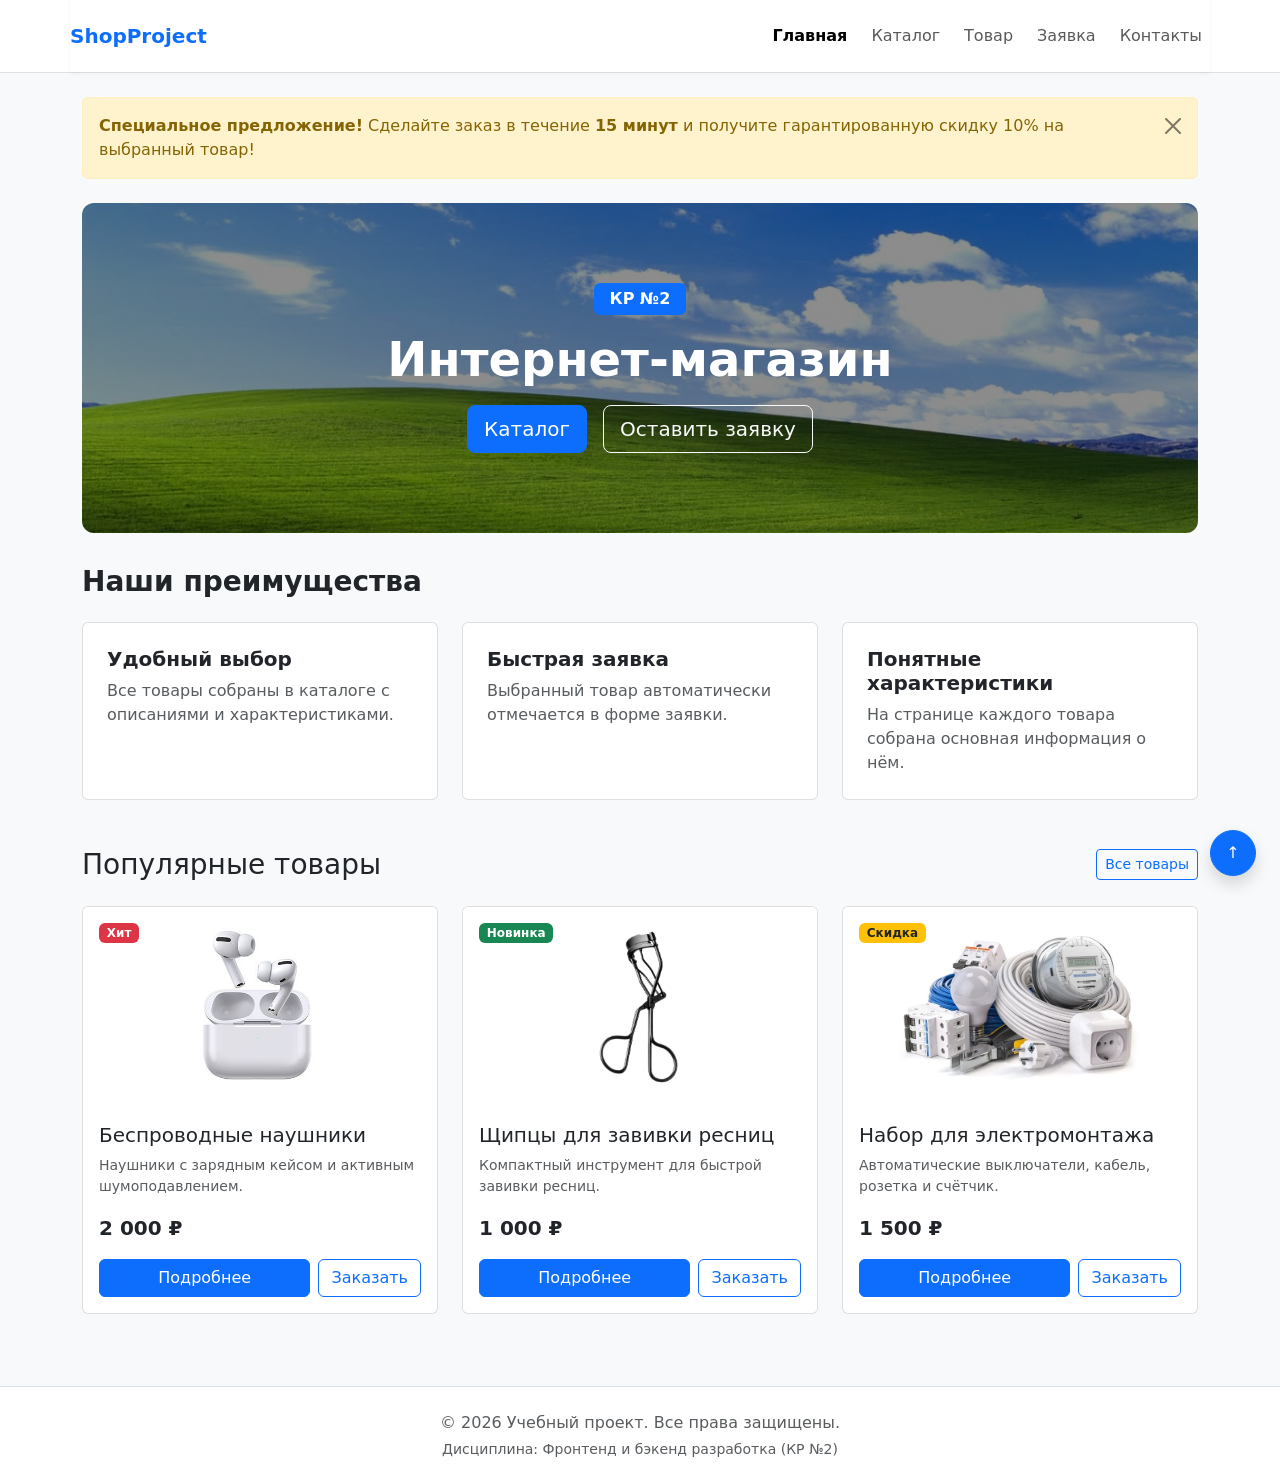
<file: index.html>
<!DOCTYPE html>
<html lang="ru">

<head>
    <meta charset="UTF-8">
    <meta name="viewport" content="width=device-width, initial-scale=1.0">
    <meta name="description" content="Интернет-магазин на Bootstrap 5 (КР №2).">
    <title>Главная — Интернет-магазин (КР №2)</title>
    <link href="https://cdn.jsdelivr.net/npm/bootstrap@5.3.3/dist/css/bootstrap.min.css" rel="stylesheet">
    <link rel="stylesheet" href="css/custom.css">
</head>

<body>

    <header class="sticky-top bg-white border-bottom">
        <nav class="navbar navbar-expand-lg navbar-light container py-3">
            <a class="navbar-brand fw-bold text-primary" href="index.html">ShopProject</a>
            <button class="navbar-toggler" type="button" data-bs-toggle="collapse" data-bs-target="#navbarNav"
                aria-controls="navbarNav" aria-expanded="false" aria-label="Переключить навигацию">
                <span class="navbar-toggler-icon"></span>
            </button>
            <div class="collapse navbar-collapse justify-content-end" id="navbarNav">
                <ul class="navbar-nav gap-2">
                    <li class="nav-item"><a class="nav-link active fw-semibold" aria-current="page"
                            href="index.html">Главная</a></li>
                    <li class="nav-item"><a class="nav-link" href="catalog.html">Каталог</a></li>
                    <li class="nav-item"><a class="nav-link" href="product.html?id=1">Товар</a></li>
                    <li class="nav-item"><a class="nav-link" href="order.html">Заявка</a></li>
                    <li class="nav-item"><a class="nav-link" href="contacts.html">Контакты</a></li>
                </ul>
            </div>
        </nav>
    </header>

    <main class="container my-4">
        <!-- Компонент alert с информацией об акции -->
        <div class="alert alert-warning alert-dismissible fade show mb-4" role="alert"
            style="background-color: #fff3cd; border-color: #ffeeba; color: #856404;">
            <strong>Специальное предложение!</strong> Сделайте заказ в течение <strong>15 минут</strong> и получите
            гарантированную скидку 10% на выбранный товар!
            <button type="button" class="btn-close" data-bs-dismiss="alert" aria-label="Закрыть"></button>
        </div>

        <section class="hero-section text-center text-lg-start">
            <div class="row align-items-center">
                <div class="col-lg-8 mx-auto text-center">
                    <span class="badge bg-primary mb-3 px-3 py-2 fs-6">КР №2</span>
                    <h1 class="display-5 fw-bold text-white mb-3">Интернет-магазин</h1>
                    <div class="d-flex justify-content-center gap-3">
                        <a href="catalog.html" class="btn btn-primary btn-lg">Каталог</a>
                        <a href="order.html" class="btn btn-outline-light btn-lg">Оставить заявку</a>
                    </div>
                </div>
            </div>
        </section>

        <section class="mb-5" aria-labelledby="benefits-title">
            <h2 id="benefits-title" class="h3 fw-bold mb-4">Наши преимущества</h2>
            <div class="row g-4">
                <div class="col-12 col-md-6 col-lg-4">
                    <div class="card h-100 p-4">
                        <h3 class="h5 fw-bold">Удобный выбор</h3>
                        <p class="text-muted mb-0">Все товары собраны в каталоге с описаниями и характеристиками.</p>
                    </div>
                </div>
                <div class="col-12 col-md-6 col-lg-4">
                    <div class="card h-100 p-4">
                        <h3 class="h5 fw-bold">Быстрая заявка</h3>
                        <p class="text-muted mb-0">Выбранный товар автоматически отмечается в форме заявки.</p>
                    </div>
                </div>
                <div class="col-12 col-md-6 col-lg-4">
                    <div class="card h-100 p-4">
                        <h3 class="h5 fw-bold">Понятные характеристики</h3>
                        <p class="text-muted mb-0">На странице каждого товара собрана основная информация о нём.</p>
                    </div>
                </div>
            </div>
        </section>

        <section class="mb-5 mt-4">
            <div class="d-flex justify-content-between align-items-center mb-4">
                <h2 class="h3 mb-0">Популярные товары</h2>
                <a href="catalog.html" class="btn btn-sm btn-outline-primary">Все товары</a>
            </div>
            <div class="row g-4">
                <div class="col-12 col-md-6 col-lg-4">
                    <div class="card h-100">
                        <span class="position-absolute top-0 start-0 m-3 badge bg-danger">Хит</span>
                        <img src="images/product-1.jpg" class="card-img-top" alt="Беспроводные наушники">
                        <div class="card-body d-flex flex-column">
                            <h3 class="h5 card-title">Беспроводные наушники</h3>
                            <p class="card-text text-muted small">Наушники с зарядным кейсом и активным шумоподавлением.
                            </p>
                            <div class="mt-auto">
                                <p class="fw-bold fs-5 text-dark mb-3">2 000 ₽</p>
                                <div class="d-flex gap-2">
                                    <a href="product.html?id=1" class="btn btn-primary flex-grow-1">Подробнее</a>
                                    <a href="order.html?product=1" class="btn btn-outline-primary">Заказать</a>
                                </div>
                            </div>
                        </div>
                    </div>
                </div>

                <div class="col-12 col-md-6 col-lg-4">
                    <div class="card h-100">
                        <span class="position-absolute top-0 start-0 m-3 badge bg-success">Новинка</span>
                        <img src="images/product-2.jpg" class="card-img-top" alt="Щипцы для завивки ресниц">
                        <div class="card-body d-flex flex-column">
                            <h3 class="h5 card-title">Щипцы для завивки ресниц</h3>
                            <p class="card-text text-muted small">Компактный инструмент для быстрой завивки ресниц.</p>
                            <div class="mt-auto">
                                <p class="fw-bold fs-5 text-dark mb-3">1 000 ₽</p>
                                <div class="d-flex gap-2">
                                    <a href="product.html?id=2" class="btn btn-primary flex-grow-1">Подробнее</a>
                                    <a href="order.html?product=2" class="btn btn-outline-primary">Заказать</a>
                                </div>
                            </div>
                        </div>
                    </div>
                </div>

                <div class="col-12 col-md-6 col-lg-4">
                    <div class="card h-100">
                        <span class="position-absolute top-0 start-0 m-3 badge bg-warning text-dark">Скидка</span>
                        <img src="images/product-3.jpg" class="card-img-top" alt="Набор для электромонтажа">
                        <div class="card-body d-flex flex-column">
                            <h3 class="h5 card-title">Набор для электромонтажа</h3>
                            <p class="card-text text-muted small">Автоматические выключатели, кабель, розетка и счётчик.
                            </p>
                            <div class="mt-auto">
                                <p class="fw-bold fs-5 text-dark mb-3">1 500 ₽</p>
                                <div class="d-flex gap-2">
                                    <a href="product.html?id=3" class="btn btn-primary flex-grow-1">Подробнее</a>
                                    <a href="order.html?product=3" class="btn btn-outline-primary">Заказать</a>
                                </div>
                            </div>
                        </div>
                    </div>
                </div>
            </div>
        </section>
    </main>

    <footer class="py-4 text-center text-muted">
        <div class="container">
            <p class="mb-1">&copy; 2026 Учебный проект. Все права защищены.</p>
            <p class="mb-0 small">Дисциплина: Фронтенд и бэкенд разработка (КР №2)</p>
        </div>
    </footer>

    <a href="#" class="to-top btn btn-primary position-fixed bottom-0 end-0 m-4 rounded-circle shadow"
        style="width: 46px; height: 46px; display: flex; align-items: center; justify-content: center; z-index: 1000;"
        aria-label="Наверх">↑</a>

    <script src="https://cdn.jsdelivr.net/npm/bootstrap@5.3.3/dist/js/bootstrap.bundle.min.js"></script>
</body>

</html>
</file>
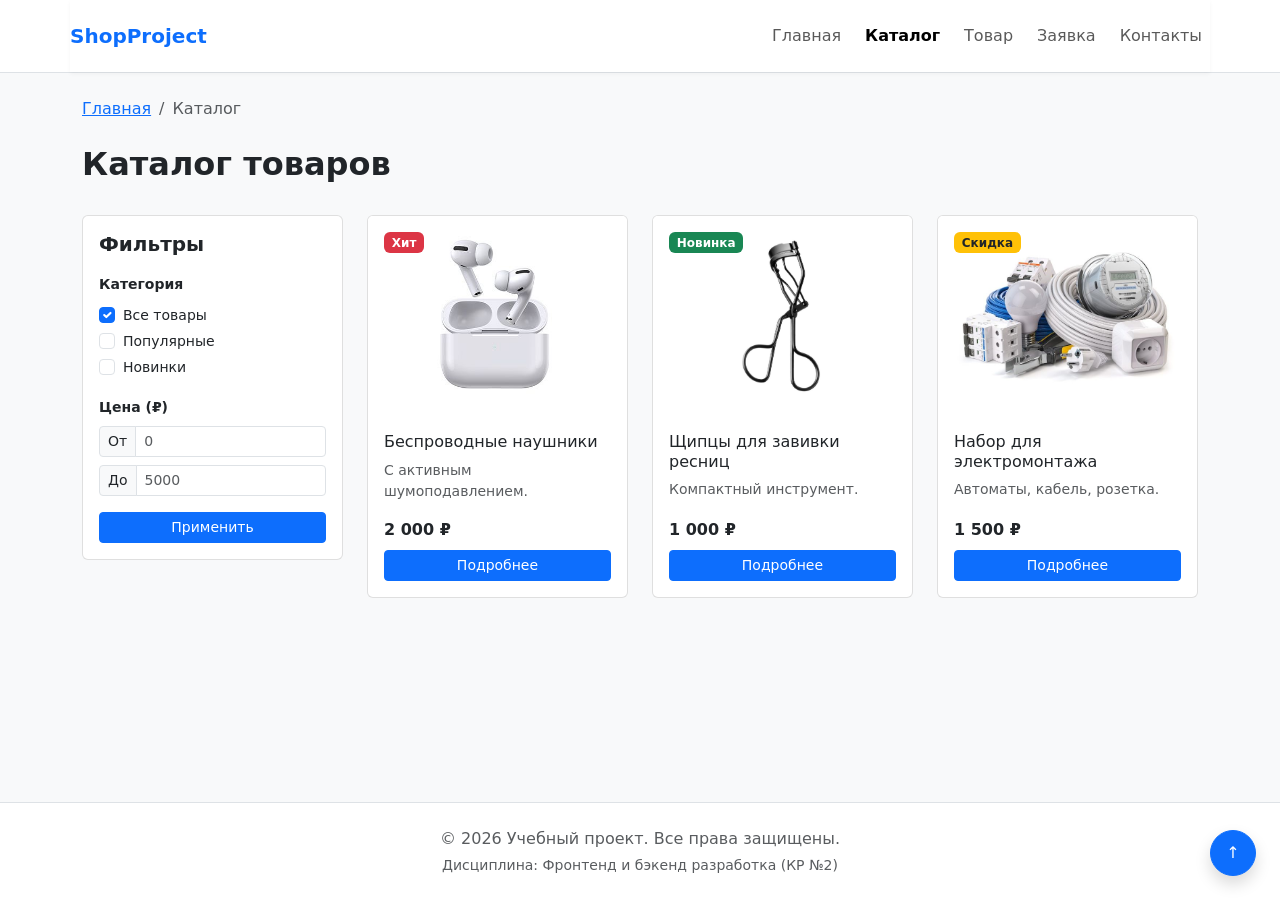
<file: catalog.html>
<!DOCTYPE html>
<html lang="ru">

<head>
    <meta charset="UTF-8">
    <meta name="viewport" content="width=device-width, initial-scale=1.0">
    <meta name="description" content="Каталог товаров на Bootstrap 5 (КР №2).">
    <title>Каталог — Интернет-магазин (КР №2)</title>
    <link href="https://cdn.jsdelivr.net/npm/bootstrap@5.3.3/dist/css/bootstrap.min.css" rel="stylesheet">
    <link rel="stylesheet" href="css/custom.css">
</head>

<body>

    <header class="sticky-top bg-white border-bottom">
        <nav class="navbar navbar-expand-lg navbar-light container py-3">
            <a class="navbar-brand fw-bold text-primary" href="index.html">ShopProject</a>
            <button class="navbar-toggler" type="button" data-bs-toggle="collapse" data-bs-target="#navbarNav">
                <span class="navbar-toggler-icon"></span>
            </button>
            <div class="collapse navbar-collapse justify-content-end" id="navbarNav">
                <ul class="navbar-nav gap-2">
                    <li class="nav-item"><a class="nav-link" href="index.html">Главная</a></li>
                    <li class="nav-item"><a class="nav-link active fw-semibold" href="catalog.html">Каталог</a></li>
                    <li class="nav-item"><a class="nav-link" href="product.html?id=1">Товар</a></li>
                    <li class="nav-item"><a class="nav-link" href="order.html">Заявка</a></li>
                    <li class="nav-item"><a class="nav-link" href="contacts.html">Контакты</a></li>
                </ul>
            </div>
        </nav>
    </header>

    <main class="container my-4">
        <nav aria-label="breadcrumb" class="mb-4">
            <ol class="breadcrumb">
                <li class="breadcrumb-item"><a href="index.html">Главная</a></li>
                <li class="breadcrumb-item active" aria-current="page">Каталог</li>
            </ol>
        </nav>

        <div class="row mb-4">
            <div class="col-12">
                <h1 class="h2 fw-bold">Каталог товаров</h1>
            </div>
        </div>

        <div class="row g-4">
            <div class="col-lg-3">
                <div class="card p-3">
                    <h2 class="h5 fw-bold mb-3">Фильтры</h2>
                    <form>
                        <div class="mb-3">
                            <label class="form-label fw-semibold small">Категория</label>
                            <div class="form-check">
                                <input class="form-check-input" type="checkbox" id="cat1" checked>
                                <label class="form-check-label small" for="cat1">Все товары</label>
                            </div>
                            <div class="form-check">
                                <input class="form-check-input" type="checkbox" id="cat2">
                                <label class="form-check-label small" for="cat2">Популярные</label>
                            </div>
                            <div class="form-check">
                                <input class="form-check-input" type="checkbox" id="cat3">
                                <label class="form-check-label small" for="cat3">Новинки</label>
                            </div>
                        </div>
                        <div class="mb-3">
                            <label class="form-label fw-semibold small">Цена (₽)</label>
                            <div class="input-group input-group-sm mb-2">
                                <span class="input-group-text">От</span>
                                <input type="number" class="form-control" placeholder="0">
                            </div>
                            <div class="input-group input-group-sm">
                                <span class="input-group-text">До</span>
                                <input type="number" class="form-control" placeholder="5000">
                            </div>
                        </div>
                        <button type="submit" class="btn btn-primary btn-sm w-100">Применить</button>
                    </form>
                </div>
            </div>

            <div class="col-lg-9">
                <div class="row g-4">
                    <div class="col-12 col-md-6 col-lg-4">
                        <div class="card h-100">
                            <span class="position-absolute top-0 start-0 m-3 badge bg-danger">Хит</span>
                            <img src="images/product-1.jpg" class="card-img-top" alt="Беспроводные наушники">
                            <div class="card-body d-flex flex-column">
                                <h3 class="h6 card-title">Беспроводные наушники</h3>
                                <p class="card-text text-muted small">С активным шумоподавлением.</p>
                                <div class="mt-auto">
                                    <p class="fw-bold text-dark mb-2">2 000 ₽</p>
                                    <a href="product.html?id=1" class="btn btn-sm btn-primary w-100">Подробнее</a>
                                </div>
                            </div>
                        </div>
                    </div>

                    <div class="col-12 col-md-6 col-lg-4">
                        <div class="card h-100">
                            <span class="position-absolute top-0 start-0 m-3 badge bg-success">Новинка</span>
                            <img src="images/product-2.jpg" class="card-img-top" alt="Щипцы для завивки ресниц">
                            <div class="card-body d-flex flex-column">
                                <h3 class="h6 card-title">Щипцы для завивки ресниц</h3>
                                <p class="card-text text-muted small">Компактный инструмент.</p>
                                <div class="mt-auto">
                                    <p class="fw-bold text-dark mb-2">1 000 ₽</p>
                                    <a href="product.html?id=2" class="btn btn-sm btn-primary w-100">Подробнее</a>
                                </div>
                            </div>
                        </div>
                    </div>

                    <div class="col-12 col-md-6 col-lg-4">
                        <div class="card h-100">
                            <span class="position-absolute top-0 start-0 m-3 badge bg-warning text-dark">Скидка</span>
                            <img src="images/product-3.jpg" class="card-img-top" alt="Набор для электромонтажа">
                            <div class="card-body d-flex flex-column">
                                <h3 class="h6 card-title">Набор для электромонтажа</h3>
                                <p class="card-text text-muted small">Автоматы, кабель, розетка.</p>
                                <div class="mt-auto">
                                    <p class="fw-bold text-dark mb-2">1 500 ₽</p>
                                    <a href="product.html?id=3" class="btn btn-sm btn-primary w-100">Подробнее</a>
                                </div>
                            </div>
                        </div>
                    </div>
                </div>
            </div>
        </div>
    </main>

    <footer class="py-4 text-center text-muted">
        <div class="container">
            <p class="mb-1">&copy; 2026 Учебный проект. Все права защищены.</p>
            <p class="mb-0 small">Дисциплина: Фронтенд и бэкенд разработка (КР №2)</p>
        </div>
    </footer>

    <a href="#" class="to-top btn btn-primary position-fixed bottom-0 end-0 m-4 rounded-circle shadow"
        style="width: 46px; height: 46px; display: flex; align-items: center; justify-content: center; z-index: 1000;"
        aria-label="Наверх">↑</a>

    <script src="https://cdn.jsdelivr.net/npm/bootstrap@5.3.3/dist/js/bootstrap.bundle.min.js"></script>
</body>

</html>
</file>
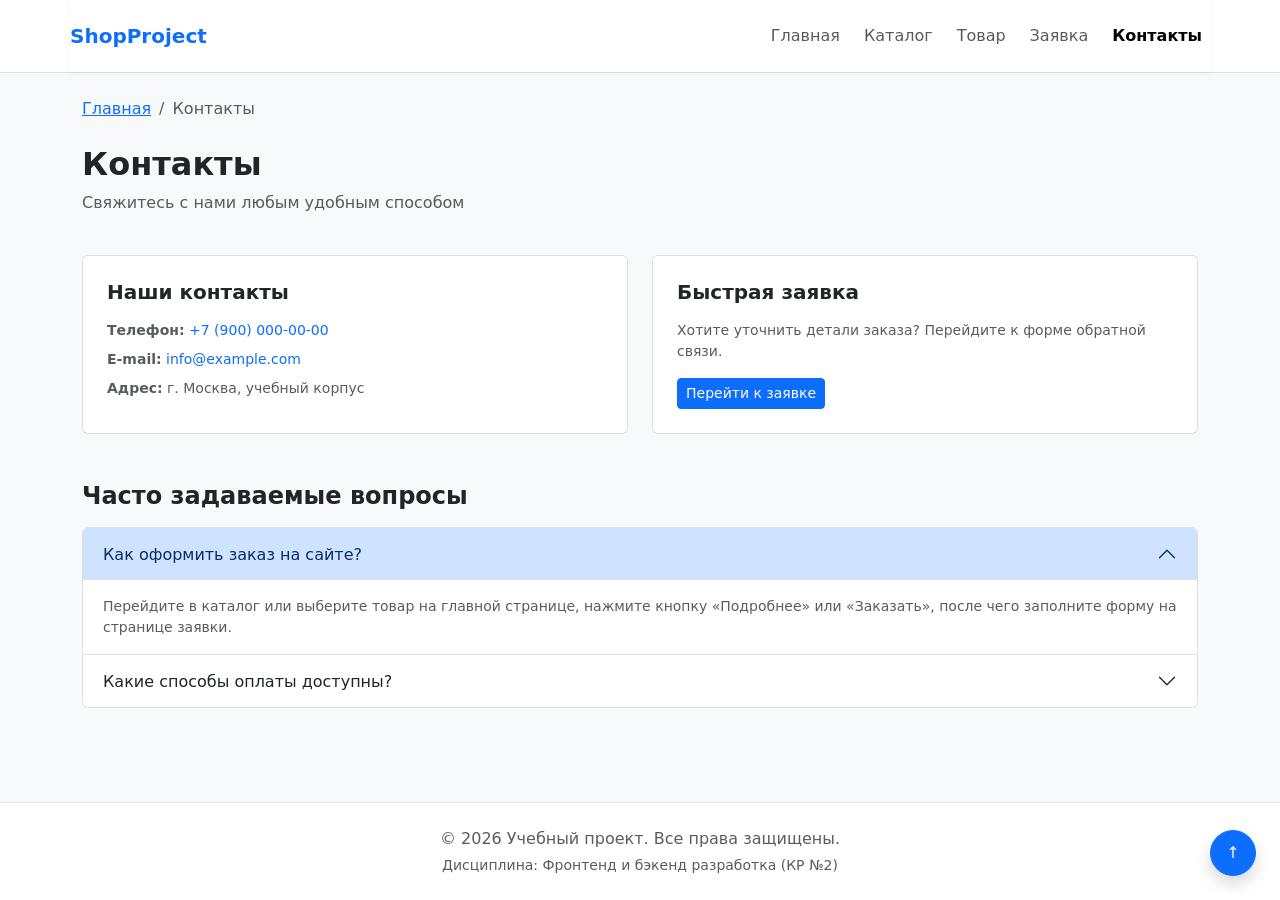
<file: contacts.html>
<!DOCTYPE html>
<html lang="ru">

<head>
    <meta charset="UTF-8">
    <meta name="viewport" content="width=device-width, initial-scale=1.0">
    <meta name="description" content="Контакты интернет-магазина на Bootstrap 5 (КР №2).">
    <title>Контакты — Интернет-магазин (КР №2)</title>
    <link href="https://cdn.jsdelivr.net/npm/bootstrap@5.3.3/dist/css/bootstrap.min.css" rel="stylesheet">
    <link rel="stylesheet" href="css/custom.css">
</head>

<body>

    <header class="sticky-top bg-white border-bottom">
        <nav class="navbar navbar-expand-lg navbar-light container py-3">
            <a class="navbar-brand fw-bold text-primary" href="index.html">ShopProject</a>
            <button class="navbar-toggler" type="button" data-bs-toggle="collapse" data-bs-target="#navbarNav">
                <span class="navbar-toggler-icon"></span>
            </button>
            <div class="collapse navbar-collapse justify-content-end" id="navbarNav">
                <ul class="navbar-nav gap-2">
                    <li class="nav-item"><a class="nav-link" href="index.html">Главная</a></li>
                    <li class="nav-item"><a class="nav-link" href="catalog.html">Каталог</a></li>
                    <li class="nav-item"><a class="nav-link" href="product.html?id=1">Товар</a></li>
                    <li class="nav-item"><a class="nav-link" href="order.html">Заявка</a></li>
                    <li class="nav-item"><a class="nav-link active fw-semibold" href="contacts.html">Контакты</a></li>
                </ul>
            </div>
        </nav>
    </header>

    <main class="container my-4">
        <nav aria-label="breadcrumb" class="mb-4">
            <ol class="breadcrumb">
                <li class="breadcrumb-item"><a href="index.html">Главная</a></li>
                <li class="breadcrumb-item active" aria-current="page">Контакты</li>
            </ol>
        </nav>

        <div class="row mb-4">
            <div class="col-12">
                <h1 class="h2 fw-bold">Контакты</h1>
                <p class="text-muted">Свяжитесь с нами любым удобным способом</p>
            </div>
        </div>

        <div class="row g-4 mb-5">
            <div class="col-md-6">
                <div class="card p-4 h-100">
                    <h2 class="h5 fw-bold mb-3">Наши контакты</h2>
                    <ul class="list-unstyled text-muted small d-flex flex-column gap-2 mb-0">
                        <li><strong>Телефон:</strong> <a href="tel:+79000000000" class="text-decoration-none">+7 (900)
                                000-00-00</a></li>
                        <li><strong>E-mail:</strong> <a href="mailto:info@example.com"
                                class="text-decoration-none">info@example.com</a></li>
                        <li><strong>Адрес:</strong> г. Москва, учебный корпус</li>
                    </ul>
                </div>
            </div>

            <div class="col-md-6">
                <div class="card p-4 h-100">
                    <h2 class="h5 fw-bold mb-3">Быстрая заявка</h2>
                    <p class="text-muted small mb-3">Хотите уточнить детали заказа? Перейдите к форме обратной связи.
                    </p>
                    <a href="order.html" class="btn btn-primary btn-sm align-self-start">Перейти к заявке</a>
                </div>
            </div>
        </div>

        <!-- Дополнительный компонент: Аккордеон (FAQ) -->
        <section class="mb-5">
            <h2 class="h4 fw-bold mb-3">Часто задаваемые вопросы</h2>
            <div class="accordion" id="faqAccordion">
                <div class="accordion-item">
                    <h3 class="accordion-header" id="headingOne">
                        <button class="accordion-button" type="button" data-bs-toggle="collapse"
                            data-bs-target="#collapseOne" aria-expanded="true" aria-controls="collapseOne">
                            Как оформить заказ на сайте?
                        </button>
                    </h3>
                    <div id="collapseOne" class="accordion-collapse collapse show" aria-labelledby="headingOne"
                        data-bs-parent="#faqAccordion">
                        <div class="accordion-body small text-muted">
                            Перейдите в каталог или выберите товар на главной странице, нажмите кнопку «Подробнее» или
                            «Заказать», после чего заполните форму на странице заявки.
                        </div>
                    </div>
                </div>
                <div class="accordion-item">
                    <h3 class="accordion-header" id="headingTwo">
                        <button class="accordion-button collapsed" type="button" data-bs-toggle="collapse"
                            data-bs-target="#collapseTwo" aria-expanded="false" aria-controls="collapseTwo">
                            Какие способы оплаты доступны?
                        </button>
                    </h3>
                    <div id="collapseTwo" class="accordion-collapse collapse" aria-labelledby="headingTwo"
                        data-bs-parent="#faqAccordion">
                        <div class="accordion-body small text-muted">
                            Оплата производится безналичным способом при подтверждении заявки нашим менеджером.
                        </div>
                    </div>
                </div>
            </div>
        </section>
    </main>

    <footer class="py-4 text-center text-muted">
        <div class="container">
            <p class="mb-1">&copy; 2026 Учебный проект. Все права защищены.</p>
            <p class="mb-0 small">Дисциплина: Фронтенд и бэкенд разработка (КР №2)</p>
        </div>
    </footer>

    <a href="#" class="to-top btn btn-primary position-fixed bottom-0 end-0 m-4 rounded-circle shadow"
        style="width: 46px; height: 46px; display: flex; align-items: center; justify-content: center; z-index: 1000;"
        aria-label="Наверх">↑</a>

    <script src="https://cdn.jsdelivr.net/npm/bootstrap@5.3.3/dist/js/bootstrap.bundle.min.js"></script>
</body>

</html>
</file>
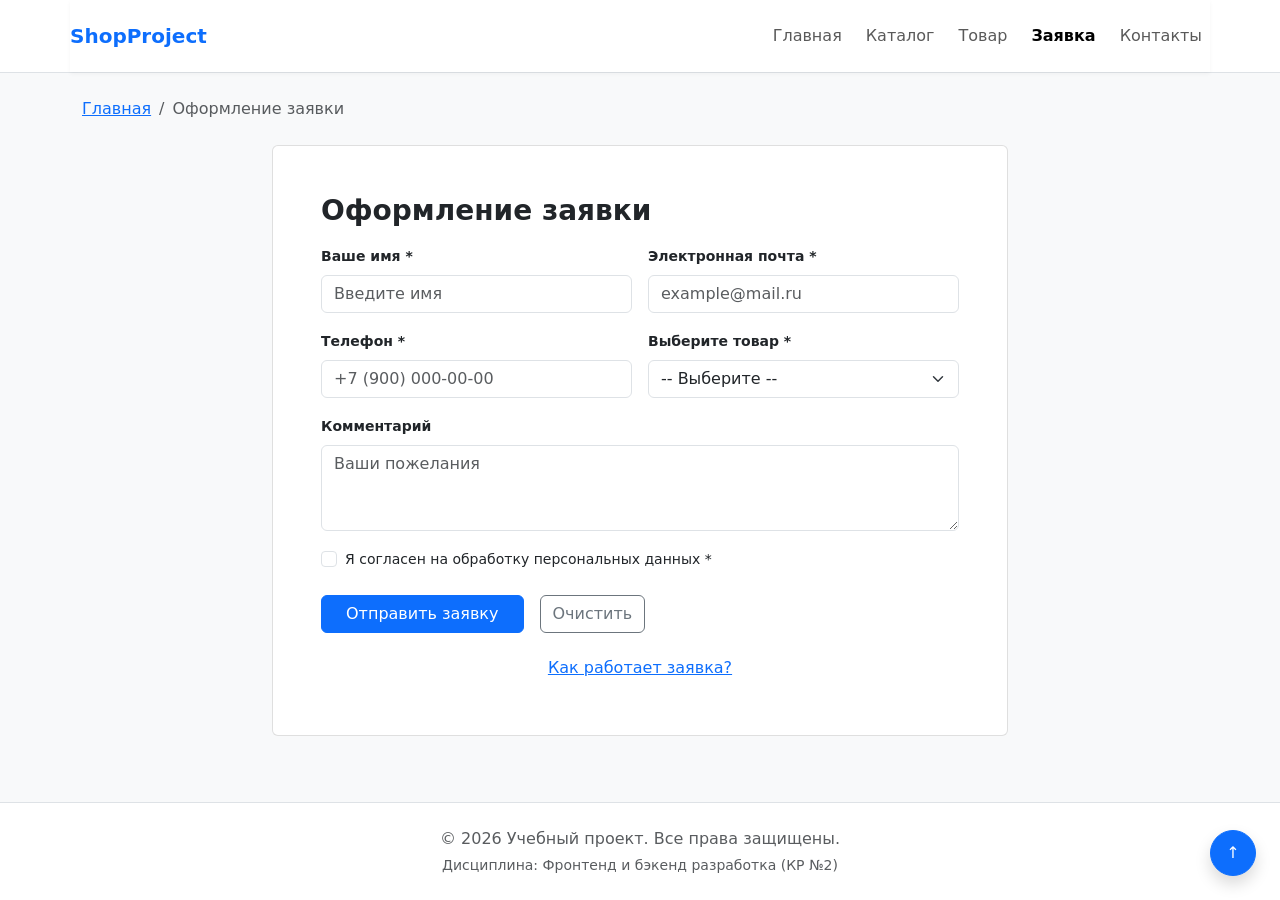
<file: order.html>
<!DOCTYPE html>
<html lang="ru">

<head>
    <meta charset="UTF-8">
    <meta name="viewport" content="width=device-width, initial-scale=1.0">
    <meta name="description" content="Оформление заявки на Bootstrap 5 (КР №2).">
    <title>Оформление заявки — Интернет-магазин (КР №2)</title>
    <link href="https://cdn.jsdelivr.net/npm/bootstrap@5.3.3/dist/css/bootstrap.min.css" rel="stylesheet">
    <link rel="stylesheet" href="css/custom.css">
</head>

<body>

    <header class="sticky-top bg-white border-bottom">
        <nav class="navbar navbar-expand-lg navbar-light container py-3">
            <a class="navbar-brand fw-bold text-primary" href="index.html">ShopProject</a>
            <button class="navbar-toggler" type="button" data-bs-toggle="collapse" data-bs-target="#navbarNav">
                <span class="navbar-toggler-icon"></span>
            </button>
            <div class="collapse navbar-collapse justify-content-end" id="navbarNav">
                <ul class="navbar-nav gap-2">
                    <li class="nav-item"><a class="nav-link" href="index.html">Главная</a></li>
                    <li class="nav-item"><a class="nav-link" href="catalog.html">Каталог</a></li>
                    <li class="nav-item"><a class="nav-link" href="product.html?id=1">Товар</a></li>
                    <li class="nav-item"><a class="nav-link active fw-semibold" href="order.html">Заявка</a></li>
                    <li class="nav-item"><a class="nav-link" href="contacts.html">Контакты</a></li>
                </ul>
            </div>
        </nav>
    </header>

    <main class="container my-4">
        <nav aria-label="breadcrumb" class="mb-4">
            <ol class="breadcrumb">
                <li class="breadcrumb-item"><a href="index.html">Главная</a></li>
                <li class="breadcrumb-item active" aria-current="page">Оформление заявки</li>
            </ol>
        </nav>

        <div class="row justify-content-center">
            <div class="col-lg-8">
                <div class="card p-4 p-md-5">
                    <h1 class="h3 fw-bold mb-3">Оформление заявки</h1>

                    <form action="#" method="post">
                        <div class="row g-3 mb-3">
                            <div class="col-md-6">
                                <label for="name" class="form-label fw-semibold small">Ваше имя *</label>
                                <input type="text" class="form-control" id="name" name="name" required placeholder="Введите имя">
                            </div>
                            <div class="col-md-6">
                                <label for="email" class="form-label fw-semibold small">Электронная почта *</label>
                                <input type="email" class="form-control" id="email" name="email" required
                                    placeholder="example@mail.ru">
                            </div>
                        </div>

                        <div class="row g-3 mb-3">
                            <div class="col-md-6">
                                <label for="phone" class="form-label fw-semibold small">Телефон *</label>
                                <input type="tel" class="form-control" id="phone" name="phone" required
                                    placeholder="+7 (900) 000-00-00">
                            </div>
                            <div class="col-md-6">
                                <label for="productSelect" class="form-label fw-semibold small">Выберите товар *</label>
                                <select class="form-select" id="productSelect" name="product" required>
                                    <option value="">-- Выберите --</option>
                                    <option value="1">Беспроводные наушники (2 000 ₽)</option>
                                    <option value="2">Щипцы для завивки ресниц (1 000 ₽)</option>
                                    <option value="3">Набор для электромонтажа (1 500 ₽)</option>
                                </select>
                            </div>
                        </div>

                        <div class="mb-3">
                            <label for="comment" class="form-label fw-semibold small">Комментарий</label>
                            <textarea class="form-control" id="comment" name="comment" rows="3"
                                placeholder="Ваши пожелания"></textarea>
                        </div>

                        <div class="mb-4 form-check">
                            <input type="checkbox" class="form-check-input" id="agreement" name="agreement" required>
                            <label class="form-check-label small" for="agreement">Я согласен на обработку персональных
                                данных *</label>
                        </div>

                        <div class="d-flex gap-3">
                            <button type="submit" class="btn btn-primary px-4">Отправить заявку</button>
                            <button type="reset" class="btn btn-outline-secondary">Очистить</button>
                        </div>
                    </form>
                    <button type="button" class="btn btn-link px-0 mt-3" data-bs-toggle="modal"
                        data-bs-target="#orderInfoModal">Как работает заявка?</button>
                
                </div>
            </div>
        </div>
    </main>

    <footer class="py-4 text-center text-muted">
        <div class="container">
            <p class="mb-1">&copy; 2026 Учебный проект. Все права защищены.</p>
            <p class="mb-0 small">Дисциплина: Фронтенд и бэкенд разработка (КР №2)</p>
        </div>
    </footer>

    <a href="#" class="to-top btn btn-primary position-fixed bottom-0 end-0 m-4 rounded-circle shadow"
        style="width: 46px; height: 46px; display: flex; align-items: center; justify-content: center; z-index: 1000;"
        aria-label="Наверх">↑</a>


    <div class="modal fade" id="orderInfoModal" tabindex="-1" aria-labelledby="orderInfoModalLabel" aria-hidden="true">
        <div class="modal-dialog modal-dialog-centered">
            <div class="modal-content">
                <div class="modal-header">
                    <h2 class="modal-title fs-5" id="orderInfoModalLabel">Оформление заявки</h2>
                    <button type="button" class="btn-close" data-bs-dismiss="modal" aria-label="Закрыть"></button>
                </div>
                <div class="modal-body">
                    Заполните обязательные поля и выберите товар. Выбранный товар можно передать из каталога автоматически.
                    Отправка заявки на сервер в учебном проекте не настроена.
                </div>
                <div class="modal-footer">
                    <button type="button" class="btn btn-primary" data-bs-dismiss="modal">Понятно</button>
                </div>
            </div>
        </div>
    </div>

    <script src="https://cdn.jsdelivr.net/npm/bootstrap@5.3.3/dist/js/bootstrap.bundle.min.js"></script>
    <script>
        const orderParams = new URLSearchParams(window.location.search);
        const selectedProduct = orderParams.get("product");
        if (selectedProduct) {
            document.getElementById("productSelect").value = selectedProduct;
        }
    </script>
</body>

</html>
</file>
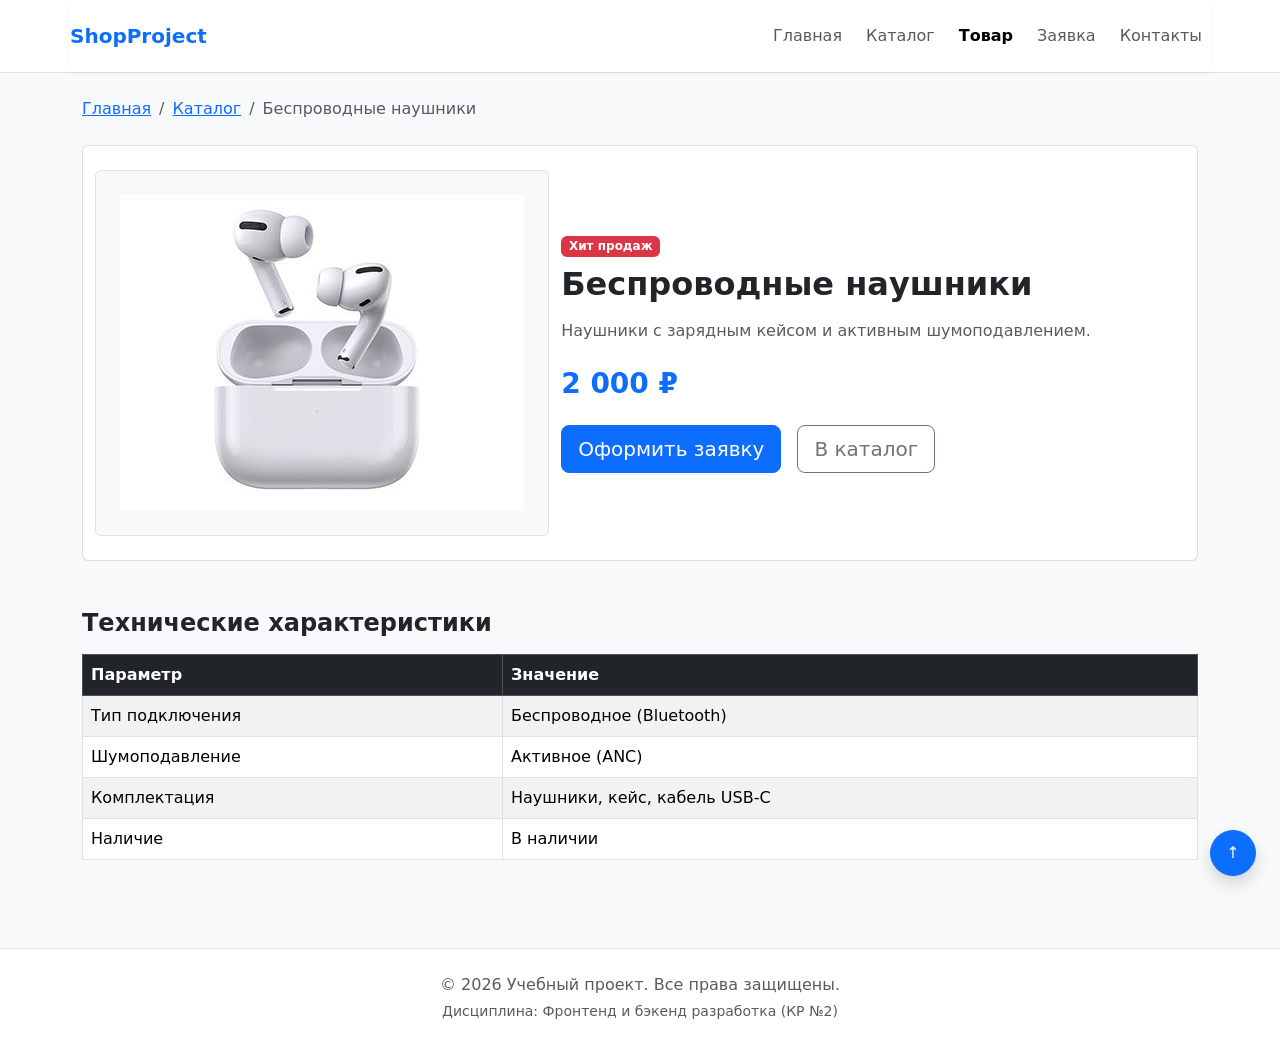
<file: product.html>
<!DOCTYPE html>
<html lang="ru">

<head>
    <meta charset="UTF-8">
    <meta name="viewport" content="width=device-width, initial-scale=1.0">
    <meta name="description" content="Карточка товара на Bootstrap 5 (КР №2).">
    <title>Карточка товара — Интернет-магазин (КР №2)</title>
    <link href="https://cdn.jsdelivr.net/npm/bootstrap@5.3.3/dist/css/bootstrap.min.css" rel="stylesheet">
    <link rel="stylesheet" href="css/custom.css">
</head>

<body>

    <header class="sticky-top bg-white border-bottom">
        <nav class="navbar navbar-expand-lg navbar-light container py-3">
            <a class="navbar-brand fw-bold text-primary" href="index.html">ShopProject</a>
            <button class="navbar-toggler" type="button" data-bs-toggle="collapse" data-bs-target="#navbarNav">
                <span class="navbar-toggler-icon"></span>
            </button>
            <div class="collapse navbar-collapse justify-content-end" id="navbarNav">
                <ul class="navbar-nav gap-2">
                    <li class="nav-item"><a class="nav-link" href="index.html">Главная</a></li>
                    <li class="nav-item"><a class="nav-link" href="catalog.html">Каталог</a></li>
                    <li class="nav-item"><a class="nav-link active fw-semibold" href="product.html?id=1">Товар</a></li>
                    <li class="nav-item"><a class="nav-link" href="order.html">Заявка</a></li>
                    <li class="nav-item"><a class="nav-link" href="contacts.html">Контакты</a></li>
                </ul>
            </div>
        </nav>
    </header>

    <main class="container my-4">
        <nav aria-label="breadcrumb" class="mb-4">
            <ol class="breadcrumb">
                <li class="breadcrumb-item"><a href="index.html">Главная</a></li>
                <li class="breadcrumb-item"><a href="catalog.html">Каталог</a></li>
                <li class="breadcrumb-item active" aria-current="page" id="breadcrumb-title">Беспроводные наушники</li>
            </ol>
        </nav>

        <div class="card p-4 mb-5">
            <div class="row g-4 align-items-center">
                <div class="col-md-5 text-center bg-light p-4 rounded border">
                    <img id="product-img" src="images/product-1.jpg" class="img-fluid" style="max-height: 320px;"
                        alt="Беспроводные наушники">
                </div>
                <div class="col-md-7">
                    <span id="product-badge" class="badge bg-danger mb-2">Хит продаж</span>
                    <h1 id="product-title" class="h2 fw-bold mb-3">Беспроводные наушники</h1>
                    <p id="product-desc" class="text-muted mb-4">Наушники с зарядным кейсом и активным шумоподавлением.
                    </p>
                    <p id="product-price" class="h3 fw-bold text-primary mb-4">2 000 ₽</p>
                    <div class="d-flex flex-wrap gap-3">
                        <a id="product-order-link" href="order.html?product=1" class="btn btn-primary btn-lg">Оформить
                            заявку</a>
                        <a href="catalog.html" class="btn btn-outline-secondary btn-lg">В каталог</a>
                    </div>
                </div>
            </div>
        </div>

        <section class="mb-5">
            <h2 class="h4 fw-bold mb-3">Технические характеристики</h2>
            <div class="table-responsive">
                <table class="table table-striped table-bordered">
                    <thead class="table-dark">
                        <tr>
                            <th scope="col">Параметр</th>
                            <th scope="col">Значение</th>
                        </tr>
                    </thead>
                    <tbody id="product-specs">
                        <tr>
                            <td>Тип подключения</td>
                            <td>Беспроводное (Bluetooth)</td>
                        </tr>
                        <tr>
                            <td>Шумоподавление</td>
                            <td>Активное (ANC)</td>
                        </tr>
                        <tr>
                            <td>Комплектация</td>
                            <td>Наушники, кейс, кабель USB-C</td>
                        </tr>
                        <tr>
                            <td>Наличие</td>
                            <td>В наличии</td>
                        </tr>
                    </tbody>
                </table>
            </div>
        </section>
    </main>

    <footer class="py-4 text-center text-muted">
        <div class="container">
            <p class="mb-1">&copy; 2026 Учебный проект. Все права защищены.</p>
            <p class="mb-0 small">Дисциплина: Фронтенд и бэкенд разработка (КР №2)</p>
        </div>
    </footer>

    <a href="#" class="to-top btn btn-primary position-fixed bottom-0 end-0 m-4 rounded-circle shadow"
        style="width: 46px; height: 46px; display: flex; align-items: center; justify-content: center; z-index: 1000;"
        aria-label="Наверх">↑</a>

    <script src="https://cdn.jsdelivr.net/npm/bootstrap@5.3.3/dist/js/bootstrap.bundle.min.js"></script>
    <script>
        const products = {
            "1": {
                title: "Беспроводные наушники",
                badge: "Хит продаж",
                badgeClass: "badge bg-danger mb-2",
                image: "images/product-1.jpg",
                desc: "Наушники с зарядным кейсом и активным шумоподавлением.",
                price: "2 000 ₽",
                specs: [
                    ["Тип подключения", "Беспроводное (Bluetooth)"],
                    ["Шумоподавление", "Активное (ANC)"],
                    ["Комплектация", "Наушники, кейс, кабель USB-C"],
                    ["Наличие", "В наличии"]
                ]
            },
            "2": {
                title: "Щипцы для завивки ресниц",
                badge: "Новинка",
                badgeClass: "badge bg-success mb-2",
                image: "images/product-2.jpg",
                desc: "Компактный инструмент для быстрой завивки ресниц.",
                price: "1 000 ₽",
                specs: [
                    ["Материал корпуса", "Металл / пластик"],
                    ["Насадка", "Силиконовая подушечка"],
                    ["Длина", "10.5 см"],
                    ["Наличие", "В наличии"]
                ]
            },
            "3": {
                title: "Набор для электромонтажа",
                badge: "Скидка",
                badgeClass: "badge bg-warning text-dark mb-2",
                image: "images/product-3.jpg",
                desc: "Автоматические выключатели, кабель, розетка и счётчик.",
                price: "1 500 ₽",
                specs: [
                    ["Состав набора", "Автоматы, кабель, розетка, счётчик, лампа"],
                    ["Номинальное напряжение", "220–230 В"],
                    ["Назначение", "Монтаж и тестирование электропроводки"],
                    ["Наличие", "В наличии"]
                ]
            }
        };

        const params = new URLSearchParams(window.location.search);
        const id = params.get("id") || "1";
        const item = products[id] || products["1"];

        document.title = item.title + " — Интернет-магазин (КР №2)";
        document.getElementById("breadcrumb-title").textContent = item.title;
        document.getElementById("product-title").textContent = item.title;
        document.getElementById("product-badge").textContent = item.badge;
        document.getElementById("product-badge").className = item.badgeClass;
        document.getElementById("product-img").src = item.image;
        document.getElementById("product-img").alt = item.title;
        document.getElementById("product-desc").textContent = item.desc;
        document.getElementById("product-price").textContent = item.price;
        document.getElementById("product-order-link").href = "order.html?product=" + id;

        const tbody = document.getElementById("product-specs");
        tbody.innerHTML = item.specs.map(row => `<tr><td>${row[0]}</td><td>${row[1]}</td></tr>`).join("");
    </script>
</body>

</html>
</file>
<file: css/custom.css>
:root {
    --bs-primary: #0d6efd;
    --main-color: #0d6efd;
    --accent-color: #b00020;
}

body {
    font-family: system-ui, -apple-system, "Segoe UI", Roboto, "Helvetica Neue", Arial, sans-serif;
    color: #212529;
    background-color: #f8f9fa;
    display: flex;
    flex-direction: column;
    min-height: 100vh;
}

main {
    flex: 1;
}

/* Шапка сайта */
.navbar {
    box-shadow: 0 2px 4px rgba(0, 0, 0, 0.04);
}

/* Hero-секция с твоим фоном (background.jpg) */
.hero-section {
    padding: 80px 20px;
    background-image:
        linear-gradient(rgba(0, 0, 0, 0.45), rgba(0, 0, 0, 0.45)),
        url("../images/background.jpg");
    background-size: cover;
    background-position: center;
    color: #ffffff;
    border-radius: 0.75rem;
    margin-bottom: 2rem;
}

/* Карточки товаров */
.card {
    transition: transform 0.2s ease, box-shadow 0.2s ease;
    border: 1px solid rgba(0, 0, 0, 0.125);
}

.card:hover {
    transform: translateY(-4px);
    box-shadow: 0 .5rem 1rem rgba(0, 0, 0, 0.15);
}

.card-img-top {
    height: 200px;
    object-fit: contain;
    padding: 1rem;
    background-color: #ffffff;
}

/* Футер */
footer {
    background-color: #ffffff;
    border-top: 1px solid #dee2e6;
    margin-top: auto;
}
</file>
